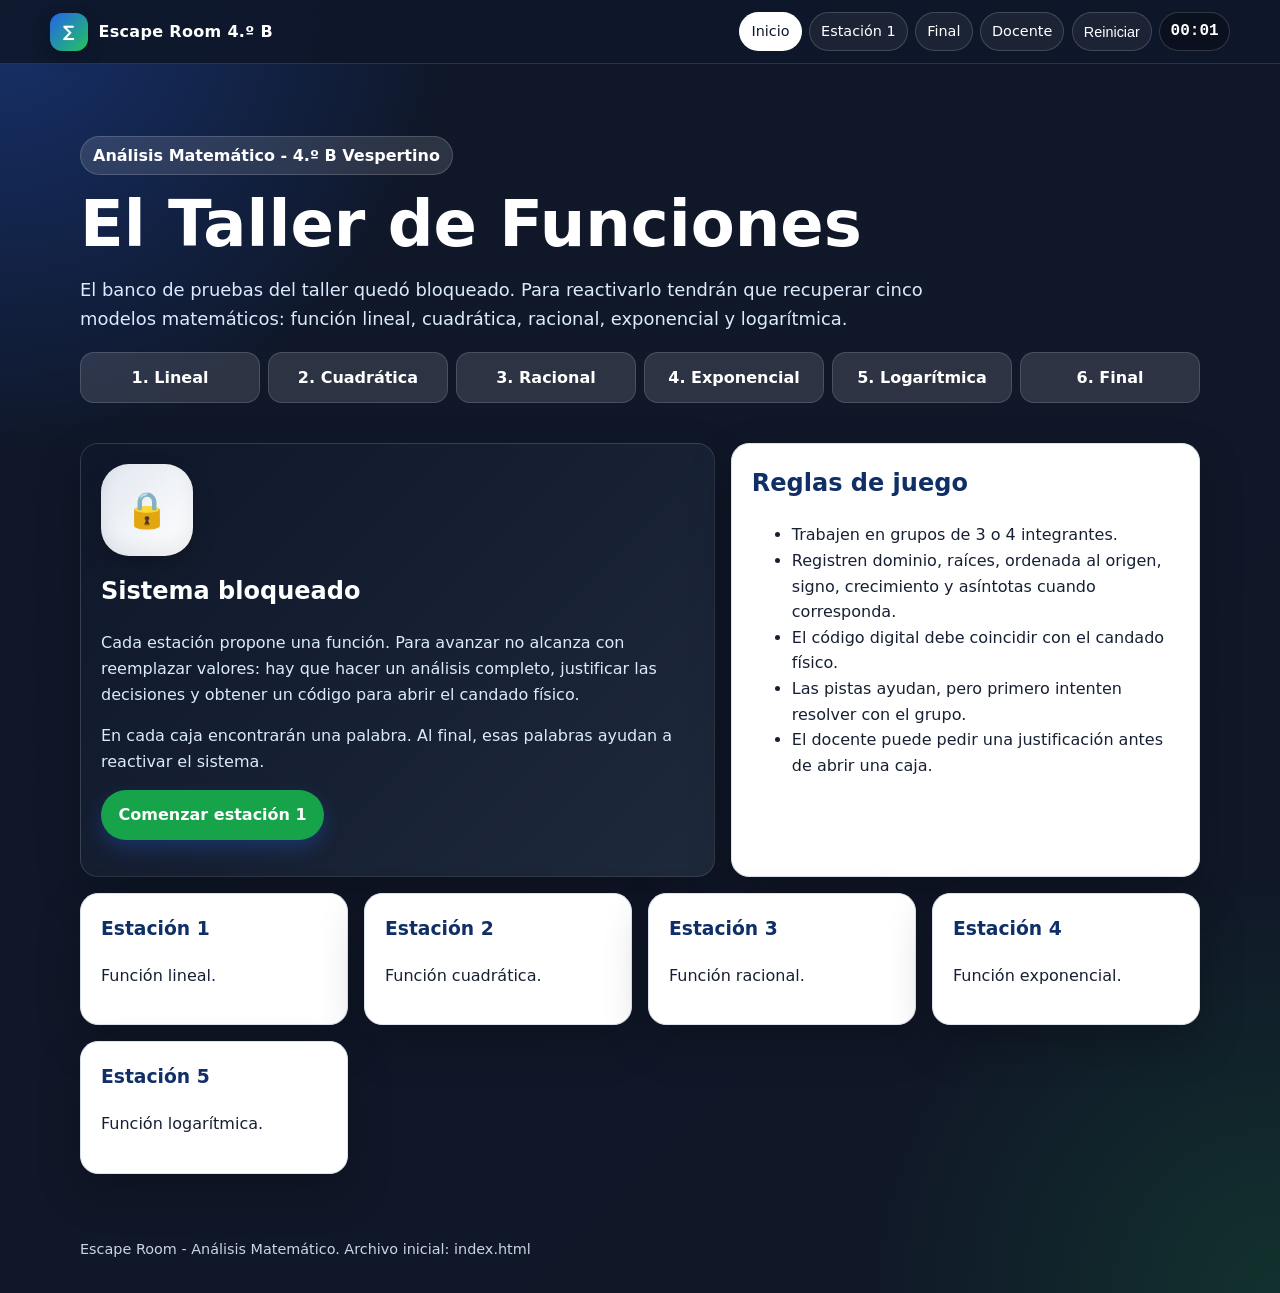
<file: index.html>
<!DOCTYPE html>
<html lang="es">
<head>
  <meta charset="UTF-8" />
  <meta name="viewport" content="width=device-width, initial-scale=1.0" />
  <title>Escape Room - El Taller de Funciones</title>
  <link rel="stylesheet" href="css/estilos.css" />
  <script defer src="js/escape.js"></script>
</head>
<body onload="initEscape('index')">
  <header class="barra-superior">
    <nav class="nav-contenedor">
      <a class="marca" href="index.html"><span class="logo-mini">∑</span><span>Escape Room 4.º B</span></a>
      <div class="menu">
        <a class="activo" href="index.html">Inicio</a>
        <a href="estacion1.html">Estación 1</a>
        <a href="final.html">Final</a>
        <a href="docente.html">Docente</a>
        <button onclick="resetEscape()">Reiniciar</button>
        <span class="timer" data-timer>00:00</span>
      </div>
    </nav>
  </header>

  <main class="contenedor">
    <section class="hero">
      <div class="etiqueta">Análisis Matemático - 4.º B Vespertino</div>
      <h1>El Taller de Funciones</h1>
      <p>
        El banco de pruebas del taller quedó bloqueado. Para reactivarlo tendrán que recuperar cinco modelos matemáticos:
        función lineal, cuadrática, racional, exponencial y logarítmica.
      </p>
      <div class="progreso" data-progress></div>
    </section>

    <section class="grid-dos">
      <article class="tarjeta tarjeta-oscura">
        <div class="candado">🔒</div>
        <h2>Sistema bloqueado</h2>
        <p>
          Cada estación propone una función. Para avanzar no alcanza con reemplazar valores: hay que hacer un análisis completo,
          justificar las decisiones y obtener un código para abrir el candado físico.
        </p>
        <p>
          En cada caja encontrarán una palabra. Al final, esas palabras ayudan a reactivar el sistema.
        </p>
        <p><a class="boton verde" href="estacion1.html">Comenzar estación 1</a></p>
      </article>

      <article class="tarjeta">
        <h2>Reglas de juego</h2>
        <ul>
          <li>Trabajen en grupos de 3 o 4 integrantes.</li>
          <li>Registren dominio, raíces, ordenada al origen, signo, crecimiento y asíntotas cuando corresponda.</li>
          <li>El código digital debe coincidir con el candado físico.</li>
          <li>Las pistas ayudan, pero primero intenten resolver con el grupo.</li>
          <li>El docente puede pedir una justificación antes de abrir una caja.</li>
        </ul>
      </article>
    </section>

    <section class="grid" style="margin-top:1rem;">
      <article class="tarjeta">
        <h3>Estación 1</h3>
        <p>Función lineal.</p>
      </article>
      <article class="tarjeta">
        <h3>Estación 2</h3>
        <p>Función cuadrática.</p>
      </article>
      <article class="tarjeta">
        <h3>Estación 3</h3>
        <p>Función racional.</p>
      </article>
      <article class="tarjeta">
        <h3>Estación 4</h3>
        <p>Función exponencial.</p>
      </article>
      <article class="tarjeta">
        <h3>Estación 5</h3>
        <p>Función logarítmica.</p>
      </article>
    </section>
  </main>

  <footer class="footer">Escape Room - Análisis Matemático. Archivo inicial: index.html</footer>
</body>
</html>
</file>
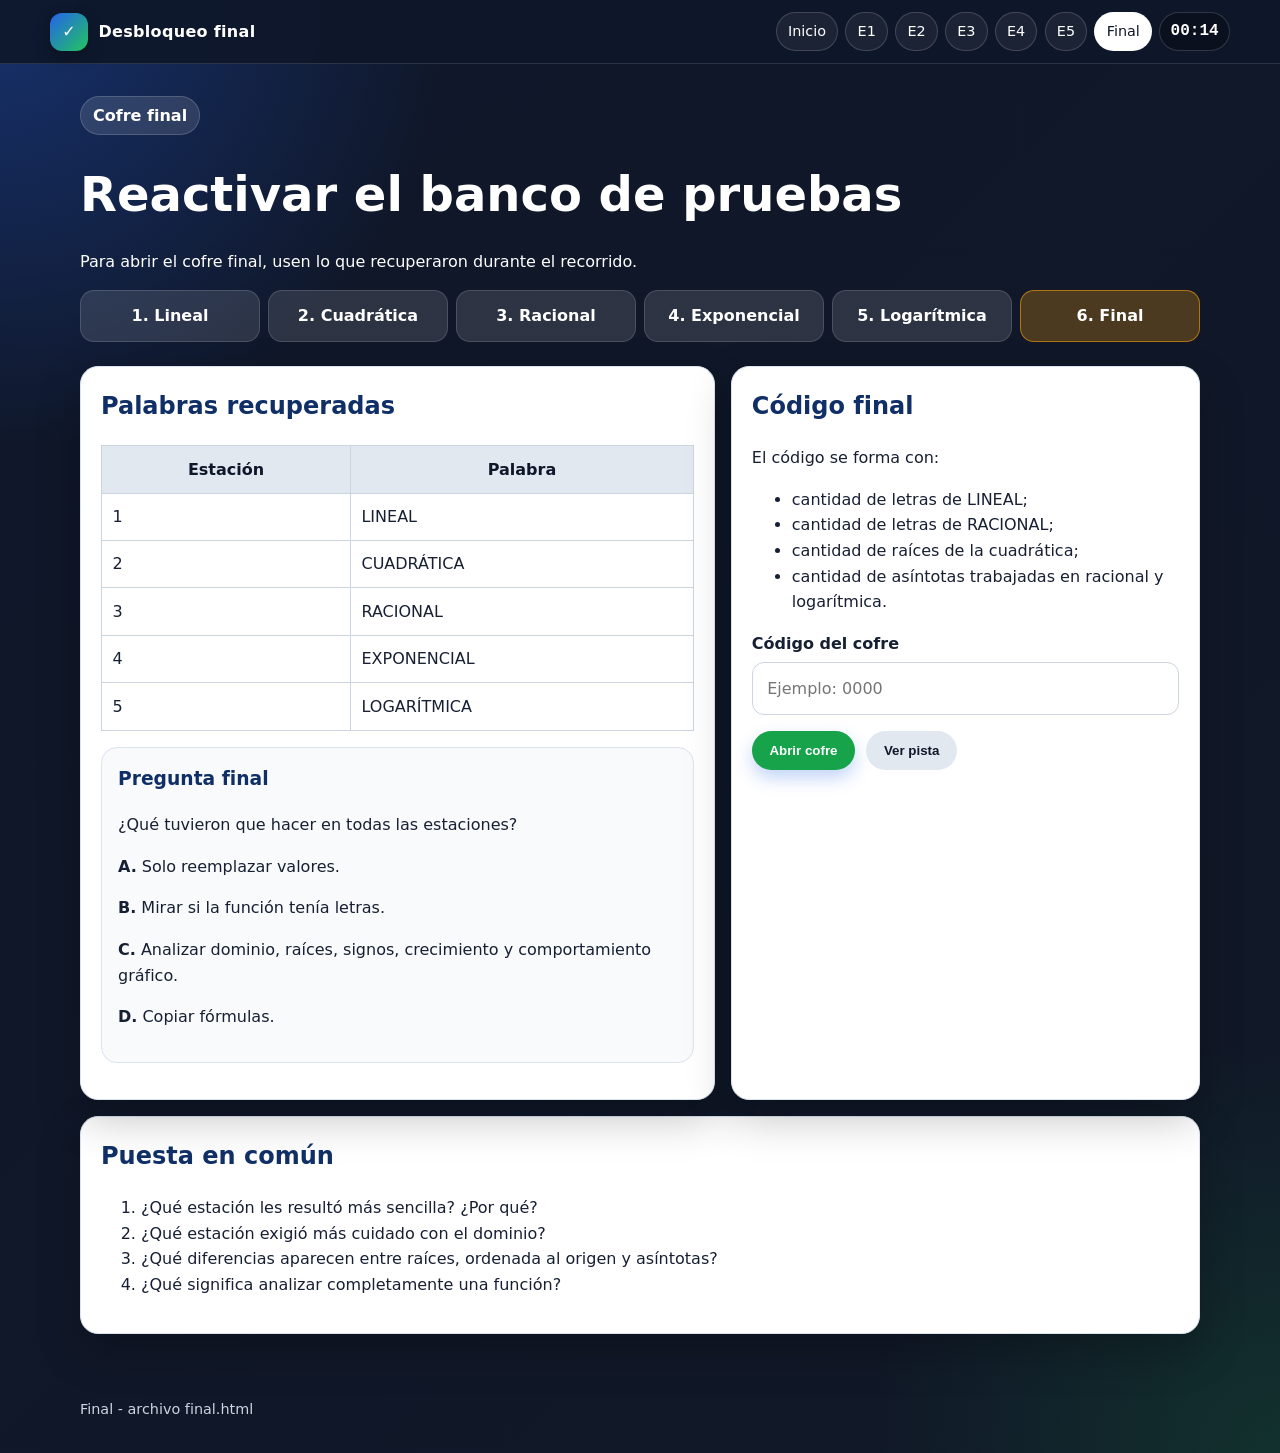
<file: final.html>
<!DOCTYPE html>
<html lang="es">
<head>
  <meta charset="UTF-8" />
  <meta name="viewport" content="width=device-width, initial-scale=1.0" />
  <title>Final - Escape Room de funciones</title>
  <link rel="stylesheet" href="css/estilos.css" />
  <script defer src="js/escape.js"></script>
</head>
<body onload="initEscape('final')">
<header class="barra-superior">
  <nav class="nav-contenedor">
    <a class="marca" href="index.html"><span class="logo-mini">✓</span><span>Desbloqueo final</span></a>
    <div class="menu">
      <a href="index.html">Inicio</a>
      <a href="estacion1.html">E1</a>
      <a href="estacion2.html">E2</a>
      <a href="estacion3.html">E3</a>
      <a href="estacion4.html">E4</a>
      <a href="estacion5.html">E5</a>
      <a class="activo" href="final.html">Final</a>
      <span class="timer" data-timer>00:00</span>
    </div>
  </nav>
</header>

<main class="contenedor">
  <section class="estacion-cabecera">
    <div class="etiqueta">Cofre final</div>
    <h1>Reactivar el banco de pruebas</h1>
    <p>Para abrir el cofre final, usen lo que recuperaron durante el recorrido.</p>
    <div class="progreso" data-progress></div>
  </section>

  <section class="grid-dos">
    <article class="tarjeta">
      <h2>Palabras recuperadas</h2>
      <table>
        <tr><th>Estación</th><th>Palabra</th></tr>
        <tr><td>1</td><td>LINEAL</td></tr>
        <tr><td>2</td><td>CUADRÁTICA</td></tr>
        <tr><td>3</td><td>RACIONAL</td></tr>
        <tr><td>4</td><td>EXPONENCIAL</td></tr>
        <tr><td>5</td><td>LOGARÍTMICA</td></tr>
      </table>
      <div class="tarjeta-suave">
        <h3>Pregunta final</h3>
        <p>¿Qué tuvieron que hacer en todas las estaciones?</p>
        <p><strong>A.</strong> Solo reemplazar valores.</p>
        <p><strong>B.</strong> Mirar si la función tenía letras.</p>
        <p><strong>C.</strong> Analizar dominio, raíces, signos, crecimiento y comportamiento gráfico.</p>
        <p><strong>D.</strong> Copiar fórmulas.</p>
      </div>
    </article>

    <article class="tarjeta">
      <h2>Código final</h2>
      <p>El código se forma con:</p>
      <ul>
        <li>cantidad de letras de LINEAL;</li>
        <li>cantidad de letras de RACIONAL;</li>
        <li>cantidad de raíces de la cuadrática;</li>
        <li>cantidad de asíntotas trabajadas en racional y logarítmica.</li>
      </ul>
      <div class="campo">
        <label for="codigo">Código del cofre</label>
        <input id="codigo" type="text" inputmode="numeric" placeholder="Ejemplo: 0000" />
      </div>
      <div class="botones">
        <button class="boton verde" onclick="validateFinal()">Abrir cofre</button>
        <button class="boton secundario" onclick="toggleHint('pistaFinal')">Ver pista</button>
      </div>
      <div id="pistaFinal" class="pista">La cuadrática de la estación 2 corta al eje \(x\) en dos puntos. En racional aparece una asíntota vertical y una horizontal; en logarítmica aparece una asíntota vertical.</div>
      <div id="resultado" class="mensaje"></div>
    </article>
  </section>

  <section class="tarjeta" style="margin-top:1rem;">
    <h2>Puesta en común</h2>
    <ol>
      <li>¿Qué estación les resultó más sencilla? ¿Por qué?</li>
      <li>¿Qué estación exigió más cuidado con el dominio?</li>
      <li>¿Qué diferencias aparecen entre raíces, ordenada al origen y asíntotas?</li>
      <li>¿Qué significa analizar completamente una función?</li>
    </ol>
  </section>
</main>
<footer class="footer">Final - archivo final.html</footer>
</body>
</html>
</file>
<file: css/estilos.css>
/* ==========================================================
   Escape Room - Analisis Matematico 4B Vespertino
   Archivo: css/estilos.css
   Editar aca colores, tamanos, tarjetas, botones y responsive.
   ========================================================== */

:root{
  --fondo:#0f172a;
  --fondo-2:#111827;
  --panel:#ffffff;
  --panel-suave:#f8fafc;
  --texto:#172033;
  --muted:#64748b;
  --azul:#1d4ed8;
  --azul-oscuro:#1e3a8a;
  --verde:#16a34a;
  --rojo:#dc2626;
  --amarillo:#f59e0b;
  --borde:#dbe3ef;
  --sombra:0 18px 45px rgba(0,0,0,.24);
  --radio:18px;
}

*{ box-sizing:border-box; }

html{ scroll-behavior:smooth; }

body{
  margin:0;
  min-height:100vh;
  font-family: system-ui, -apple-system, BlinkMacSystemFont, "Segoe UI", Arial, sans-serif;
  background:
    radial-gradient(circle at top left, rgba(37,99,235,.35), transparent 28rem),
    radial-gradient(circle at bottom right, rgba(22,163,74,.18), transparent 26rem),
    linear-gradient(135deg, var(--fondo), var(--fondo-2));
  color:var(--texto);
  line-height:1.6;
}

/* Barra superior */
.barra-superior{
  position:sticky;
  top:0;
  z-index:50;
  background:rgba(15,23,42,.92);
  backdrop-filter: blur(12px);
  border-bottom:1px solid rgba(255,255,255,.12);
}

.nav-contenedor{
  width:min(1180px,94%);
  margin:auto;
  display:flex;
  align-items:center;
  justify-content:space-between;
  gap:1rem;
  padding:.75rem 0;
}

.marca{
  display:flex;
  align-items:center;
  gap:.65rem;
  color:white;
  text-decoration:none;
  font-weight:800;
  letter-spacing:.02em;
}

.logo-mini{
  width:38px;
  height:38px;
  display:grid;
  place-items:center;
  border-radius:12px;
  background:linear-gradient(135deg, #2563eb, #22c55e);
  box-shadow:0 6px 16px rgba(0,0,0,.25);
}

.menu{
  display:flex;
  flex-wrap:wrap;
  justify-content:flex-end;
  gap:.45rem;
}

.menu a,
.menu button{
  border:1px solid rgba(255,255,255,.16);
  background:rgba(255,255,255,.06);
  color:white;
  text-decoration:none;
  padding:.45rem .7rem;
  border-radius:999px;
  font-size:.9rem;
  cursor:pointer;
}

.menu a:hover,
.menu button:hover,
.menu a.activo{
  background:white;
  color:#0f172a;
}

/* Contenedor principal */
.contenedor{
  width:min(1120px,94%);
  margin:2rem auto 4rem;
}

.hero{
  color:white;
  padding:2.5rem 0 1.5rem;
}

.hero h1{
  font-size:clamp(2rem, 5vw, 4.2rem);
  line-height:1.05;
  margin:0 0 1rem;
}

.hero p{
  max-width:850px;
  font-size:1.12rem;
  color:#dbeafe;
}

.etiqueta{
  display:inline-flex;
  align-items:center;
  gap:.45rem;
  background:rgba(255,255,255,.12);
  color:white;
  border:1px solid rgba(255,255,255,.16);
  padding:.35rem .75rem;
  border-radius:999px;
  font-weight:700;
  margin-bottom:1rem;
}

.grid{
  display:grid;
  grid-template-columns:repeat(auto-fit, minmax(250px, 1fr));
  gap:1rem;
}

.grid-dos{
  display:grid;
  grid-template-columns:1.15fr .85fr;
  gap:1rem;
}

.tarjeta,
.panel{
  background:var(--panel);
  border:1px solid var(--borde);
  border-radius:var(--radio);
  box-shadow:var(--sombra);
  padding:1.25rem;
}

.tarjeta h2,
.tarjeta h3,
.panel h2,
.panel h3{
  margin-top:0;
  color:#0f2f66;
}

.tarjeta-suave{
  background:var(--panel-suave);
  border:1px solid var(--borde);
  border-radius:16px;
  padding:1rem;
  margin:1rem 0;
}

.tarjeta-oscura{
  background:linear-gradient(135deg, #0f172a, #1e293b);
  color:white;
  border:1px solid rgba(255,255,255,.12);
}

.tarjeta-oscura h2,
.tarjeta-oscura h3{ color:white; }
.tarjeta-oscura p{ color:#dbeafe; }

.codigo{
  font-family:"Courier New", monospace;
  font-size:1.1rem;
  background:#e0f2fe;
  color:#0c4a6e;
  padding:.1rem .35rem;
  border-radius:6px;
  font-weight:800;
}

.formula{
  background:#f1f5f9;
  border:1px solid #dbe3ef;
  border-radius:14px;
  padding:1rem;
  margin:1rem 0;
  overflow:auto;
}

/* Progreso */
.progreso{
  display:flex;
  gap:.5rem;
  flex-wrap:wrap;
  margin:1rem 0;
}

.paso{
  flex:1 1 130px;
  border-radius:14px;
  padding:.75rem;
  background:rgba(255,255,255,.12);
  color:white;
  border:1px solid rgba(255,255,255,.14);
  text-align:center;
  font-weight:700;
}

.paso.completo{
  background:rgba(34,197,94,.28);
  border-color:rgba(34,197,94,.55);
}

.paso.actual{
  background:rgba(245,158,11,.26);
  border-color:rgba(245,158,11,.6);
}

/* Formularios y botones */
.campo{
  margin:1rem 0;
}

label{
  display:block;
  font-weight:700;
  margin-bottom:.35rem;
}

input[type="text"],
input[type="password"],
select,
textarea{
  width:100%;
  padding:.8rem .9rem;
  border-radius:12px;
  border:1px solid #cbd5e1;
  font:inherit;
  background:white;
}

textarea{
  min-height:90px;
  resize:vertical;
}

.boton,
button.boton{
  display:inline-flex;
  align-items:center;
  justify-content:center;
  gap:.45rem;
  border:0;
  border-radius:999px;
  padding:.75rem 1.1rem;
  background:var(--azul);
  color:white;
  font-weight:800;
  text-decoration:none;
  cursor:pointer;
  box-shadow:0 8px 18px rgba(37,99,235,.28);
}

.boton:hover{ background:var(--azul-oscuro); }

.boton.secundario{
  background:#e2e8f0;
  color:#0f172a;
  box-shadow:none;
}

.boton.verde{ background:var(--verde); }
.boton.rojo{ background:var(--rojo); }
.boton.amarillo{ background:var(--amarillo); color:#111827; }

.botones{
  display:flex;
  flex-wrap:wrap;
  gap:.7rem;
  margin-top:1rem;
}

.mensaje{
  display:none;
  margin-top:1rem;
  border-radius:14px;
  padding:1rem;
  font-weight:700;
}

.mensaje.ok{
  display:block;
  background:#dcfce7;
  color:#14532d;
  border:1px solid #86efac;
}

.mensaje.error{
  display:block;
  background:#fee2e2;
  color:#7f1d1d;
  border:1px solid #fecaca;
}

.mensaje.info{
  display:block;
  background:#e0f2fe;
  color:#075985;
  border:1px solid #bae6fd;
}

.pista{
  display:none;
  margin-top:.7rem;
  border-left:5px solid var(--amarillo);
  background:#fffbeb;
  padding:.85rem 1rem;
  border-radius:12px;
}

.pista.visible{ display:block; }

/* Tablas */
table{
  width:100%;
  border-collapse:collapse;
  margin:1rem 0;
  background:white;
}

th,td{
  border:1px solid #cbd5e1;
  padding:.65rem;
  vertical-align:top;
}

th{
  background:#e2e8f0;
  color:#0f172a;
}

/* Estaciones */
.estacion-cabecera{
  color:white;
  margin:1.5rem 0;
}

.estacion-cabecera h1{
  font-size:clamp(1.8rem, 4vw, 3rem);
  margin:.3rem 0;
}

.lista-analisis li{
  margin:.35rem 0;
}

.opciones{
  display:grid;
  grid-template-columns:repeat(auto-fit, minmax(220px, 1fr));
  gap:.7rem;
  margin:1rem 0;
}

.opcion{
  border:1px solid #cbd5e1;
  border-radius:14px;
  padding:.8rem;
  background:#f8fafc;
}

.opcion input{ margin-right:.35rem; }

.candado{
  display:grid;
  place-items:center;
  width:92px;
  height:92px;
  border-radius:28px;
  background:linear-gradient(135deg, #e2e8f0, #ffffff);
  box-shadow:inset 0 -8px 18px rgba(15,23,42,.08), 0 10px 22px rgba(0,0,0,.18);
  font-size:2.2rem;
  margin-bottom:1rem;
}

.timer{
  color:white;
  font-family:"Courier New", monospace;
  font-weight:900;
  background:rgba(0,0,0,.25);
  padding:.35rem .65rem;
  border-radius:999px;
  border:1px solid rgba(255,255,255,.16);
}

.palabra{
  font-size:clamp(1.8rem, 5vw, 3.8rem);
  font-weight:950;
  letter-spacing:.08em;
  color:#14532d;
  text-align:center;
  padding:1rem;
  background:#dcfce7;
  border:2px dashed #16a34a;
  border-radius:18px;
}

.footer{
  width:min(1120px,94%);
  margin:2rem auto;
  color:#cbd5e1;
  font-size:.9rem;
}

.oculto{ display:none !important; }

/* Impresion de la pagina */
@media print{
  body{ background:white; color:black; }
  .barra-superior,.botones,.timer,.footer{ display:none !important; }
  .contenedor{ width:100%; margin:0; }
  .tarjeta,.panel{ box-shadow:none; border:1px solid #999; break-inside:avoid; }
}

@media (max-width:820px){
  .nav-contenedor{ align-items:flex-start; flex-direction:column; }
  .menu{ justify-content:flex-start; }
  .grid-dos{ grid-template-columns:1fr; }
  .contenedor{ margin-top:1rem; }
}
</file>
